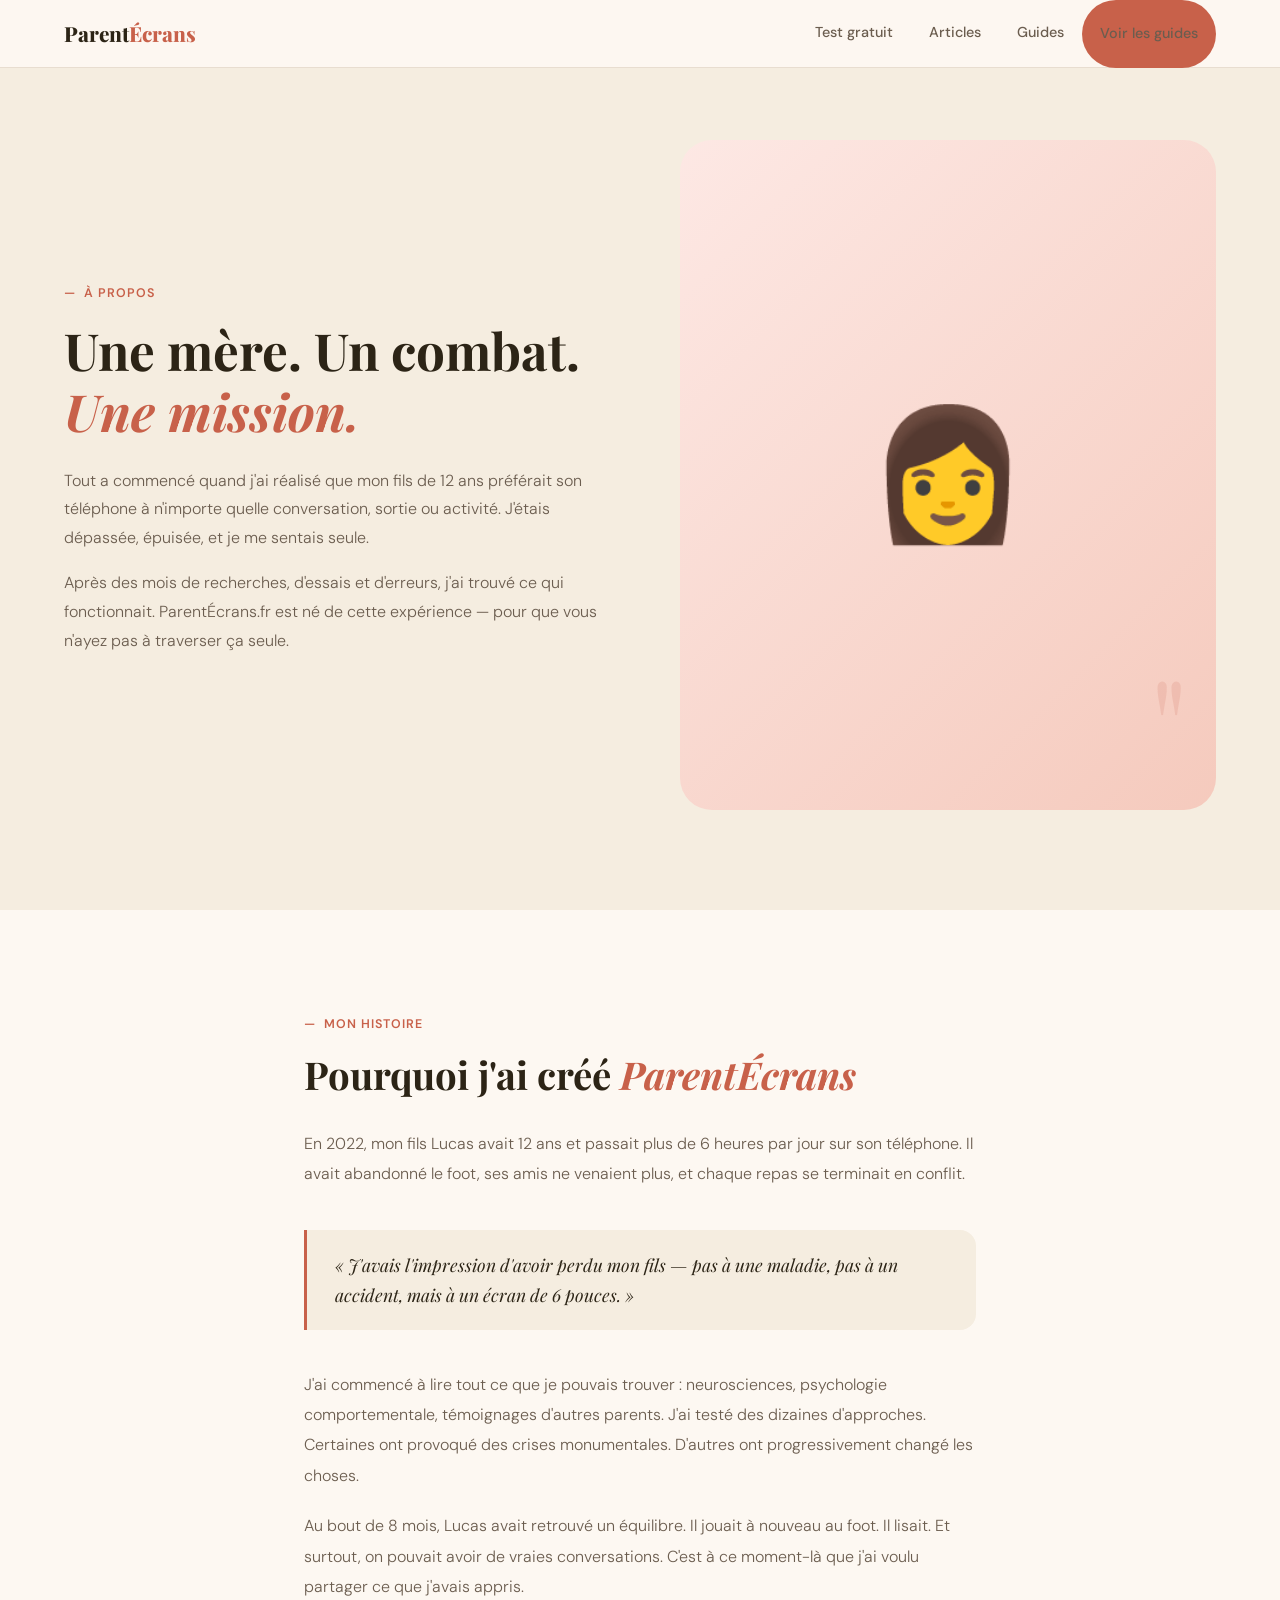
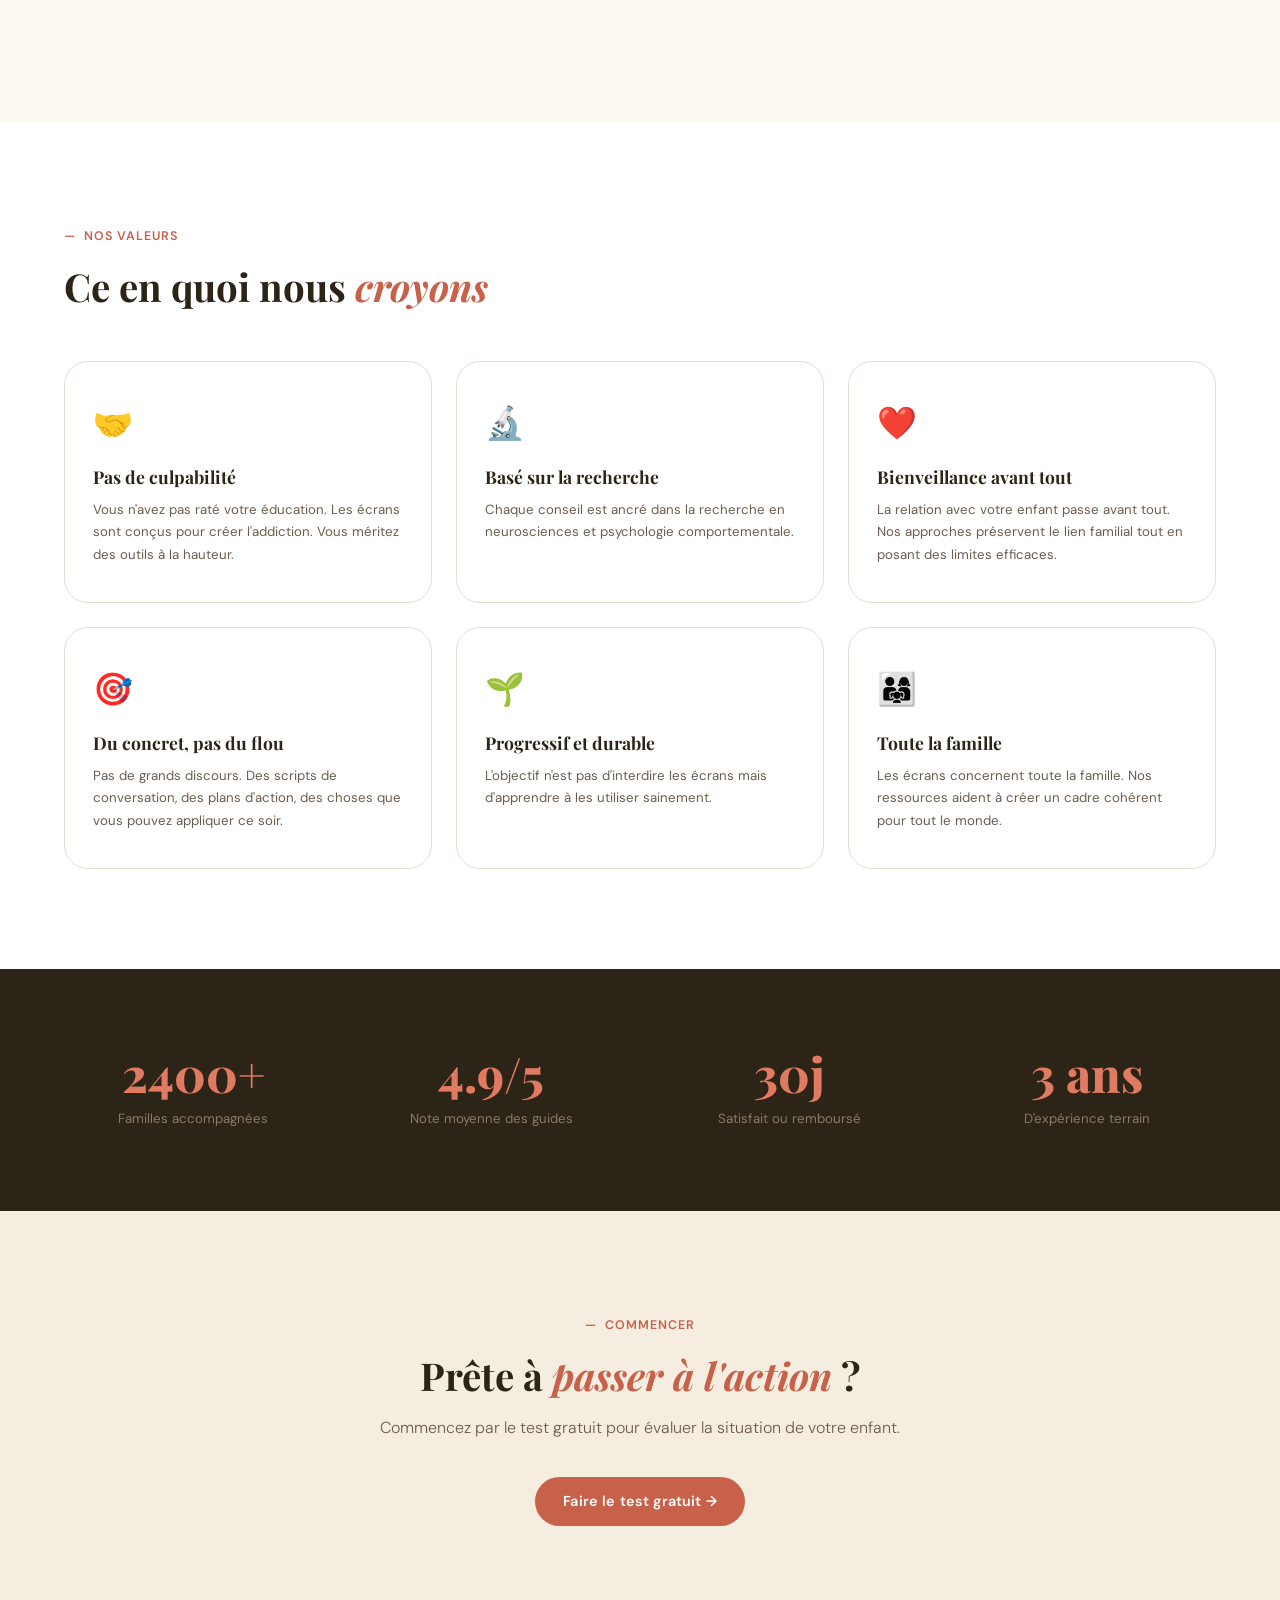
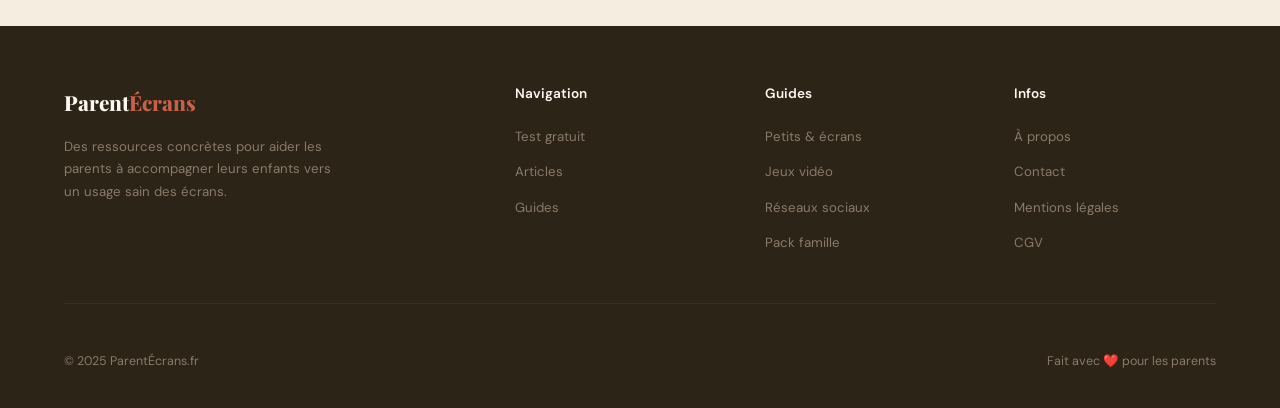
<file: parentecrans/pages/a-propos.html>
<!DOCTYPE html>
<html lang="fr">
<head>
  <meta charset="UTF-8">
  <meta name="viewport" content="width=device-width, initial-scale=1.0">
  <title>À propos – ParentÉcrans.fr</title>
  <link rel="stylesheet" href="../css/global.css">
  <link rel="stylesheet" href="../css/pages.css">
</head>
<body>

<nav class="nav">
  <a href="../index.html" class="nav__logo">Parent<span>Écrans</span></a>
  <ul class="nav__links">
    <li><a href="../index.html#quiz">Test gratuit</a></li>
    <li><a href="articles.html">Articles</a></li>
    <li><a href="boutique.html">Guides</a></li>
    <li><a href="boutique.html" class="nav__cta">Voir les guides</a></li>
  </ul>
  <button class="nav__burger"><span></span><span></span><span></span></button>
</nav>

<div class="about-hero">
  <div>
    <div class="section-label">À propos</div>
    <h1>Une mère. Un combat. <em>Une mission.</em></h1>
    <p>Tout a commencé quand j'ai réalisé que mon fils de 12 ans préférait son téléphone à n'importe quelle conversation, sortie ou activité. J'étais dépassée, épuisée, et je me sentais seule.</p>
    <p>Après des mois de recherches, d'essais et d'erreurs, j'ai trouvé ce qui fonctionnait. ParentÉcrans.fr est né de cette expérience — pour que vous n'ayez pas à traverser ça seule.</p>
  </div>
  <div class="about-portrait">👩</div>
</div>

<div class="story-section">
  <div class="section-label">Mon histoire</div>
  <h2>Pourquoi j'ai créé <em>ParentÉcrans</em></h2>
  <div class="story-text">
    <p>En 2022, mon fils Lucas avait 12 ans et passait plus de 6 heures par jour sur son téléphone. Il avait abandonné le foot, ses amis ne venaient plus, et chaque repas se terminait en conflit.</p>
    <div class="story-quote">
      « J'avais l'impression d'avoir perdu mon fils — pas à une maladie, pas à un accident, mais à un écran de 6 pouces. »
    </div>
    <p>J'ai commencé à lire tout ce que je pouvais trouver : neurosciences, psychologie comportementale, témoignages d'autres parents. J'ai testé des dizaines d'approches. Certaines ont provoqué des crises monumentales. D'autres ont progressivement changé les choses.</p>
    <p>Au bout de 8 mois, Lucas avait retrouvé un équilibre. Il jouait à nouveau au foot. Il lisait. Et surtout, on pouvait avoir de vraies conversations. C'est à ce moment-là que j'ai voulu partager ce que j'avais appris.</p>
  </div>
</div>

<div class="section section--white">
  <div class="section-label">Nos valeurs</div>
  <h2 style="margin-bottom:52px;">Ce en quoi nous <em>croyons</em></h2>
  <div class="values-grid">
    <div class="value-card"><div class="value-icon">🤝</div><h3>Pas de culpabilité</h3><p>Vous n'avez pas raté votre éducation. Les écrans sont conçus pour créer l'addiction. Vous méritez des outils à la hauteur.</p></div>
    <div class="value-card"><div class="value-icon">🔬</div><h3>Basé sur la recherche</h3><p>Chaque conseil est ancré dans la recherche en neurosciences et psychologie comportementale.</p></div>
    <div class="value-card"><div class="value-icon">❤️</div><h3>Bienveillance avant tout</h3><p>La relation avec votre enfant passe avant tout. Nos approches préservent le lien familial tout en posant des limites efficaces.</p></div>
    <div class="value-card"><div class="value-icon">🎯</div><h3>Du concret, pas du flou</h3><p>Pas de grands discours. Des scripts de conversation, des plans d'action, des choses que vous pouvez appliquer ce soir.</p></div>
    <div class="value-card"><div class="value-icon">🌱</div><h3>Progressif et durable</h3><p>L'objectif n'est pas d'interdire les écrans mais d'apprendre à les utiliser sainement.</p></div>
    <div class="value-card"><div class="value-icon">👨‍👩‍👧</div><h3>Toute la famille</h3><p>Les écrans concernent toute la famille. Nos ressources aident à créer un cadre cohérent pour tout le monde.</p></div>
  </div>
</div>

<div class="stats-band">
  <div><span class="stats-band__num">2400+</span><span class="stats-band__label">Familles accompagnées</span></div>
  <div><span class="stats-band__num">4.9/5</span><span class="stats-band__label">Note moyenne des guides</span></div>
  <div><span class="stats-band__num">30j</span><span class="stats-band__label">Satisfait ou remboursé</span></div>
  <div><span class="stats-band__num">3 ans</span><span class="stats-band__label">D'expérience terrain</span></div>
</div>

<div class="section section--warm" style="text-align:center;">
  <div class="section-label" style="justify-content:center;">Commencer</div>
  <h2>Prête à <em>passer à l'action</em> ?</h2>
  <p class="section-intro" style="margin:16px auto 36px;">Commencez par le test gratuit pour évaluer la situation de votre enfant.</p>
  <a href="../index.html#quiz" class="btn btn-primary">Faire le test gratuit →</a>
</div>

<footer class="footer">
  <div class="footer__top">
    <div class="footer__brand"><a href="../index.html" class="footer__logo">Parent<span>Écrans</span></a><p>Des ressources concrètes pour aider les parents à accompagner leurs enfants vers un usage sain des écrans.</p></div>
    <div class="footer__col"><h4>Navigation</h4><ul><li><a href="../index.html#quiz">Test gratuit</a></li><li><a href="articles.html">Articles</a></li><li><a href="boutique.html">Guides</a></li></ul></div>
    <div class="footer__col"><h4>Guides</h4><ul><li><a href="#">Petits & écrans</a></li><li><a href="#">Jeux vidéo</a></li><li><a href="#">Réseaux sociaux</a></li><li><a href="#">Pack famille</a></li></ul></div>
    <div class="footer__col"><h4>Infos</h4><ul><li><a href="a-propos.html">À propos</a></li><li><a href="contact.html">Contact</a></li><li><a href="#">Mentions légales</a></li><li><a href="#">CGV</a></li></ul></div>
  </div>
  <div class="footer__bottom"><span>© 2025 ParentÉcrans.fr</span><span>Fait avec ❤️ pour les parents</span></div>
</footer>

<script src="../js/main.js"></script>
</body>
</html>
</file>
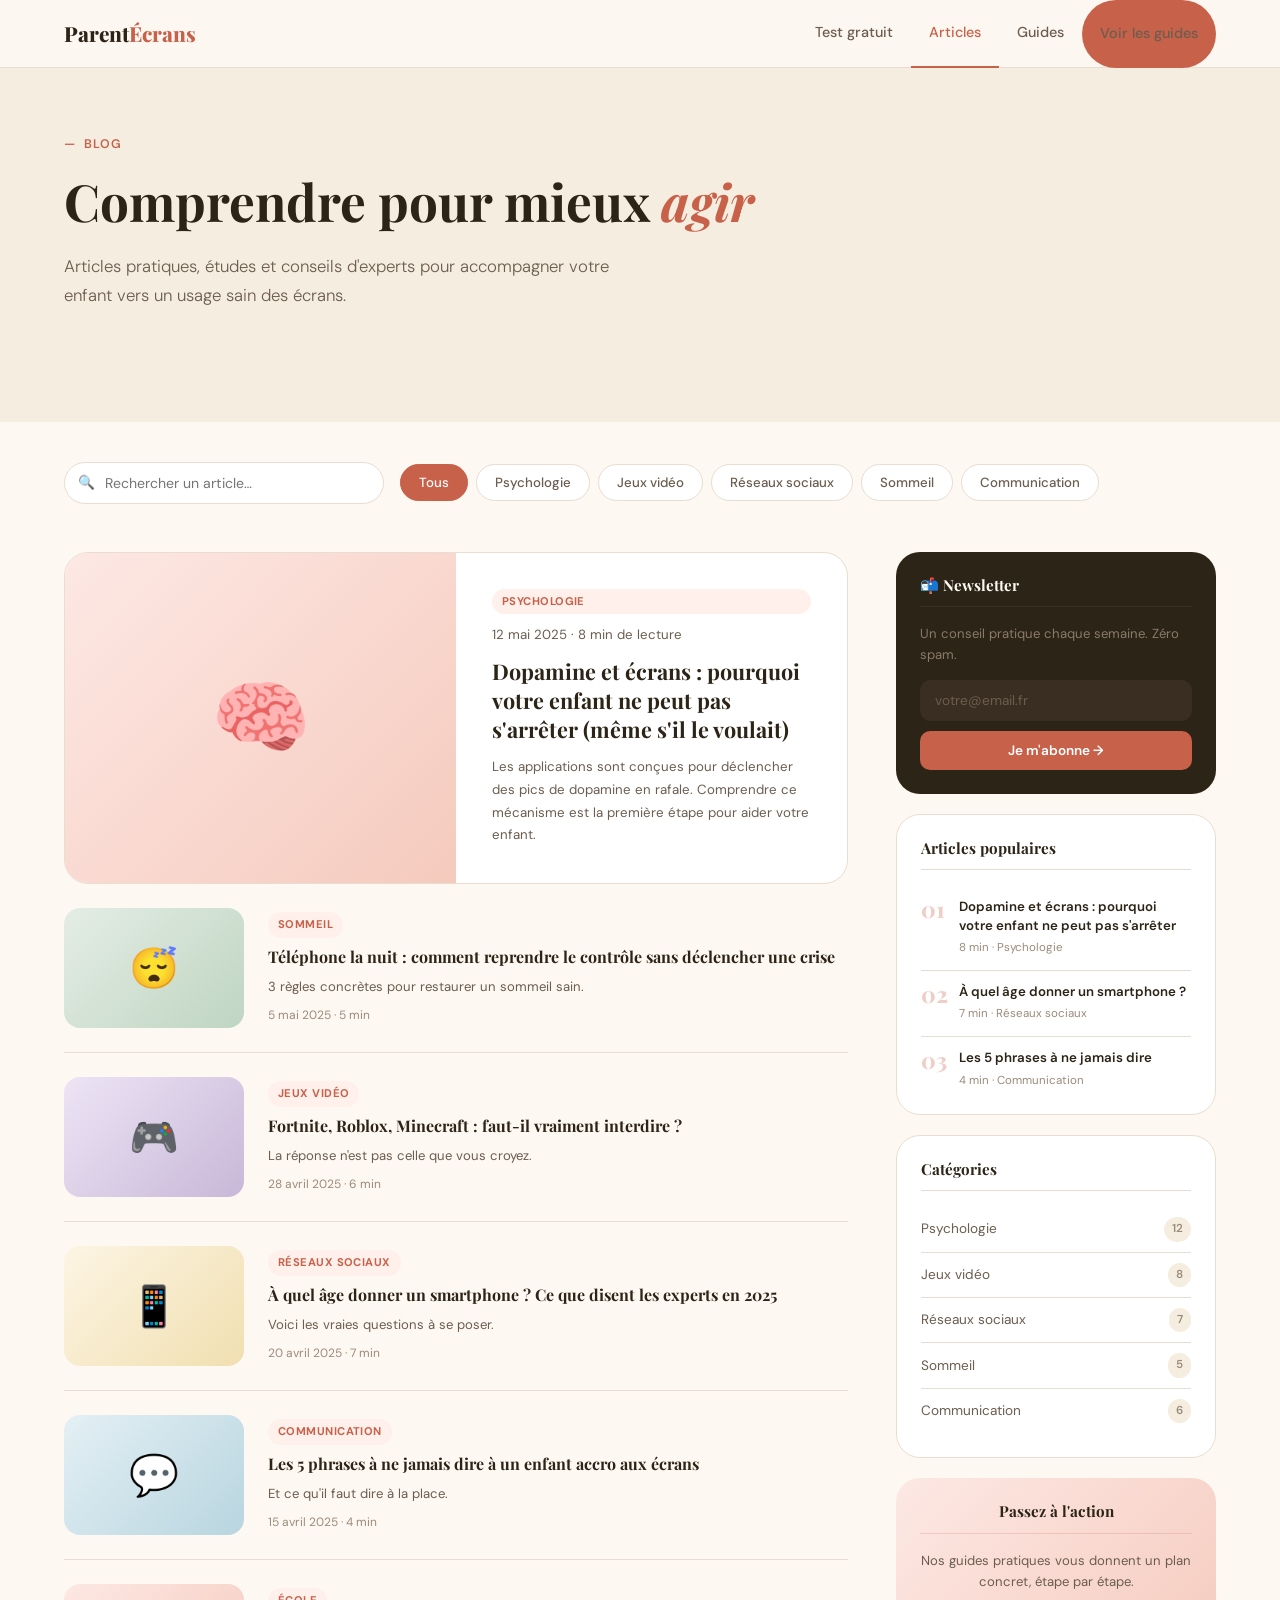
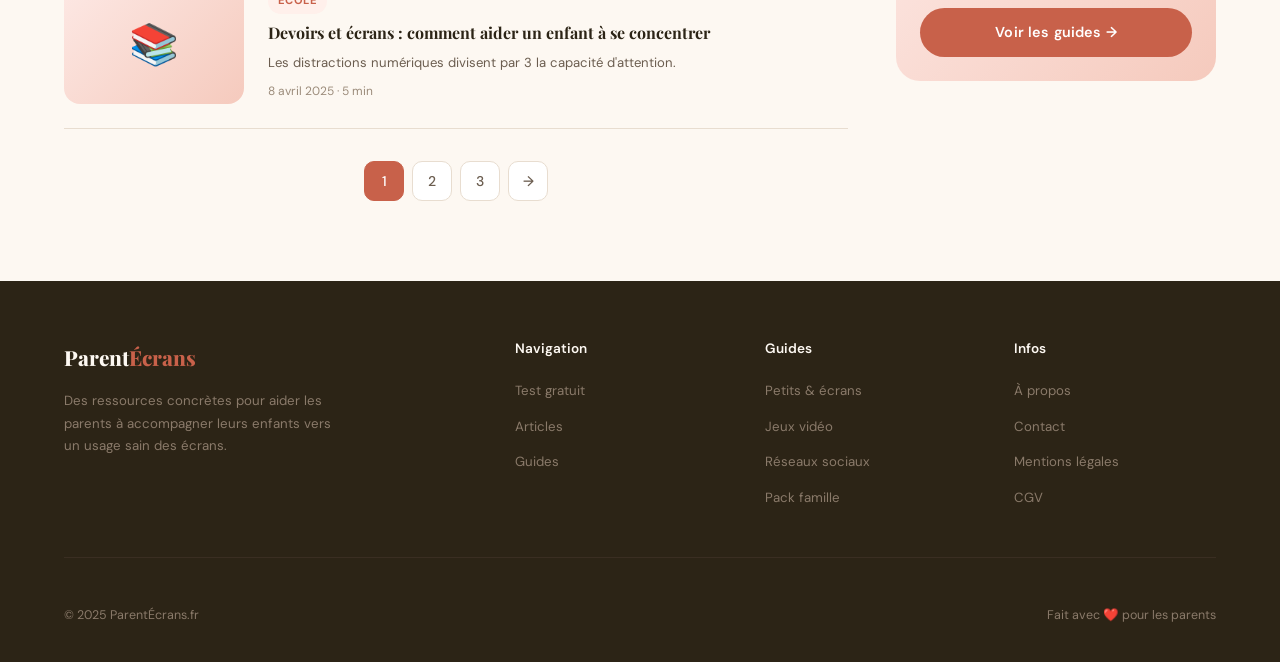
<file: parentecrans/pages/articles.html>
<!DOCTYPE html>
<html lang="fr">
<head>
  <meta charset="UTF-8">
  <meta name="viewport" content="width=device-width, initial-scale=1.0">
  <title>Articles – ParentÉcrans.fr</title>
  <link rel="stylesheet" href="../css/global.css">
  <link rel="stylesheet" href="../css/pages.css">
</head>
<body>

<nav class="nav">
  <a href="../index.html" class="nav__logo">Parent<span>Écrans</span></a>
  <ul class="nav__links">
    <li><a href="../index.html#quiz">Test gratuit</a></li>
    <li><a href="articles.html" class="active">Articles</a></li>
    <li><a href="boutique.html">Guides</a></li>
    <li><a href="boutique.html" class="nav__cta">Voir les guides</a></li>
  </ul>
  <button class="nav__burger"><span></span><span></span><span></span></button>
</nav>

<div class="page-hero">
  <div class="section-label">Blog</div>
  <h1>Comprendre pour mieux <em>agir</em></h1>
  <p>Articles pratiques, études et conseils d'experts pour accompagner votre enfant vers un usage sain des écrans.</p>
</div>

<div class="blog-controls">
  <div class="search-wrap">
    <input type="text" placeholder="Rechercher un article…">
  </div>
  <div class="cats">
    <button class="cat-btn cat-btn--active">Tous</button>
    <button class="cat-btn">Psychologie</button>
    <button class="cat-btn">Jeux vidéo</button>
    <button class="cat-btn">Réseaux sociaux</button>
    <button class="cat-btn">Sommeil</button>
    <button class="cat-btn">Communication</button>
  </div>
</div>

<div class="blog-layout">
  <div class="articles-list">

    <!-- Featured -->
    <a class="article-featured" href="#">
      <div class="article-featured__img">🧠</div>
      <div class="article-featured__body">
        <span class="tag" style="margin-bottom:10px;">Psychologie</span>
        <p class="article-featured__meta">12 mai 2025 · 8 min de lecture</p>
        <h3>Dopamine et écrans : pourquoi votre enfant ne peut pas s'arrêter (même s'il le voulait)</h3>
        <p>Les applications sont conçues pour déclencher des pics de dopamine en rafale. Comprendre ce mécanisme est la première étape pour aider votre enfant.</p>
      </div>
    </a>

    <!-- Articles ⚠️ WordPress : boucle WP_Query ici -->
    <a class="blog-article-card" href="#">
      <div class="blog-article-thumb" style="background:linear-gradient(135deg,#E4EDE5,#BFD5C2);">😴</div>
      <div>
        <span class="tag" style="margin-bottom:8px;">Sommeil</span>
        <h3>Téléphone la nuit : comment reprendre le contrôle sans déclencher une crise</h3>
        <p>3 règles concrètes pour restaurer un sommeil sain.</p>
        <div class="art-meta">5 mai 2025 · 5 min</div>
      </div>
    </a>
    <a class="blog-article-card" href="#">
      <div class="blog-article-thumb" style="background:linear-gradient(135deg,#EDE4F5,#C8B8D8);">🎮</div>
      <div>
        <span class="tag" style="margin-bottom:8px;">Jeux vidéo</span>
        <h3>Fortnite, Roblox, Minecraft : faut-il vraiment interdire ?</h3>
        <p>La réponse n'est pas celle que vous croyez.</p>
        <div class="art-meta">28 avril 2025 · 6 min</div>
      </div>
    </a>
    <a class="blog-article-card" href="#">
      <div class="blog-article-thumb" style="background:linear-gradient(135deg,#FDF5E4,#F0DFB0);">📱</div>
      <div>
        <span class="tag" style="margin-bottom:8px;">Réseaux sociaux</span>
        <h3>À quel âge donner un smartphone ? Ce que disent les experts en 2025</h3>
        <p>Voici les vraies questions à se poser.</p>
        <div class="art-meta">20 avril 2025 · 7 min</div>
      </div>
    </a>
    <a class="blog-article-card" href="#">
      <div class="blog-article-thumb" style="background:linear-gradient(135deg,#E4F0F5,#B8D5DF);">💬</div>
      <div>
        <span class="tag" style="margin-bottom:8px;">Communication</span>
        <h3>Les 5 phrases à ne jamais dire à un enfant accro aux écrans</h3>
        <p>Et ce qu'il faut dire à la place.</p>
        <div class="art-meta">15 avril 2025 · 4 min</div>
      </div>
    </a>
    <a class="blog-article-card" href="#">
      <div class="blog-article-thumb" style="background:linear-gradient(135deg,#FDE8E4,#F5CABD);">📚</div>
      <div>
        <span class="tag" style="margin-bottom:8px;">École</span>
        <h3>Devoirs et écrans : comment aider un enfant à se concentrer</h3>
        <p>Les distractions numériques divisent par 3 la capacité d'attention.</p>
        <div class="art-meta">8 avril 2025 · 5 min</div>
      </div>
    </a>

    <div class="pagination">
      <button class="page-btn page-btn--active">1</button>
      <button class="page-btn">2</button>
      <button class="page-btn">3</button>
      <button class="page-btn">→</button>
    </div>
  </div>

  <aside class="sidebar">
    <div class="sidebar-block sidebar-block--dark">
      <h3>📬 Newsletter</h3>
      <p>Un conseil pratique chaque semaine. Zéro spam.</p>
      <input class="sidebar__input" type="email" placeholder="votre@email.fr">
      <button class="sidebar__btn">Je m'abonne →</button>
    </div>
    <div class="sidebar-block">
      <h3>Articles populaires</h3>
      <a class="top-article" href="#"><span class="top-article__num">01</span><div><div class="top-article__title">Dopamine et écrans : pourquoi votre enfant ne peut pas s'arrêter</div><div class="top-article__meta">8 min · Psychologie</div></div></a>
      <a class="top-article" href="#"><span class="top-article__num">02</span><div><div class="top-article__title">À quel âge donner un smartphone ?</div><div class="top-article__meta">7 min · Réseaux sociaux</div></div></a>
      <a class="top-article" href="#"><span class="top-article__num">03</span><div><div class="top-article__title">Les 5 phrases à ne jamais dire</div><div class="top-article__meta">4 min · Communication</div></div></a>
    </div>
    <div class="sidebar-block">
      <h3>Catégories</h3>
      <!-- ⚠️ WordPress : wp_list_categories() -->
      <ul class="cat-list">
        <li>Psychologie <span class="cat-count">12</span></li>
        <li>Jeux vidéo <span class="cat-count">8</span></li>
        <li>Réseaux sociaux <span class="cat-count">7</span></li>
        <li>Sommeil <span class="cat-count">5</span></li>
        <li>Communication <span class="cat-count">6</span></li>
      </ul>
    </div>
    <div class="sidebar-block sidebar-block--warm">
      <h3>Passez à l'action</h3>
      <p>Nos guides pratiques vous donnent un plan concret, étape par étape.</p>
      <a href="boutique.html" class="btn btn-primary" style="width:100%;text-align:center;">Voir les guides →</a>
    </div>
  </aside>
</div>

<footer class="footer">
  <div class="footer__top">
    <div class="footer__brand"><a href="../index.html" class="footer__logo">Parent<span>Écrans</span></a><p>Des ressources concrètes pour aider les parents à accompagner leurs enfants vers un usage sain des écrans.</p></div>
    <div class="footer__col"><h4>Navigation</h4><ul><li><a href="../index.html#quiz">Test gratuit</a></li><li><a href="articles.html">Articles</a></li><li><a href="boutique.html">Guides</a></li></ul></div>
    <div class="footer__col"><h4>Guides</h4><ul><li><a href="#">Petits & écrans</a></li><li><a href="#">Jeux vidéo</a></li><li><a href="#">Réseaux sociaux</a></li><li><a href="#">Pack famille</a></li></ul></div>
    <div class="footer__col"><h4>Infos</h4><ul><li><a href="a-propos.html">À propos</a></li><li><a href="contact.html">Contact</a></li><li><a href="#">Mentions légales</a></li><li><a href="#">CGV</a></li></ul></div>
  </div>
  <div class="footer__bottom"><span>© 2025 ParentÉcrans.fr</span><span>Fait avec ❤️ pour les parents</span></div>
</footer>

<script src="../js/main.js"></script>
</body>
</html>
</file>
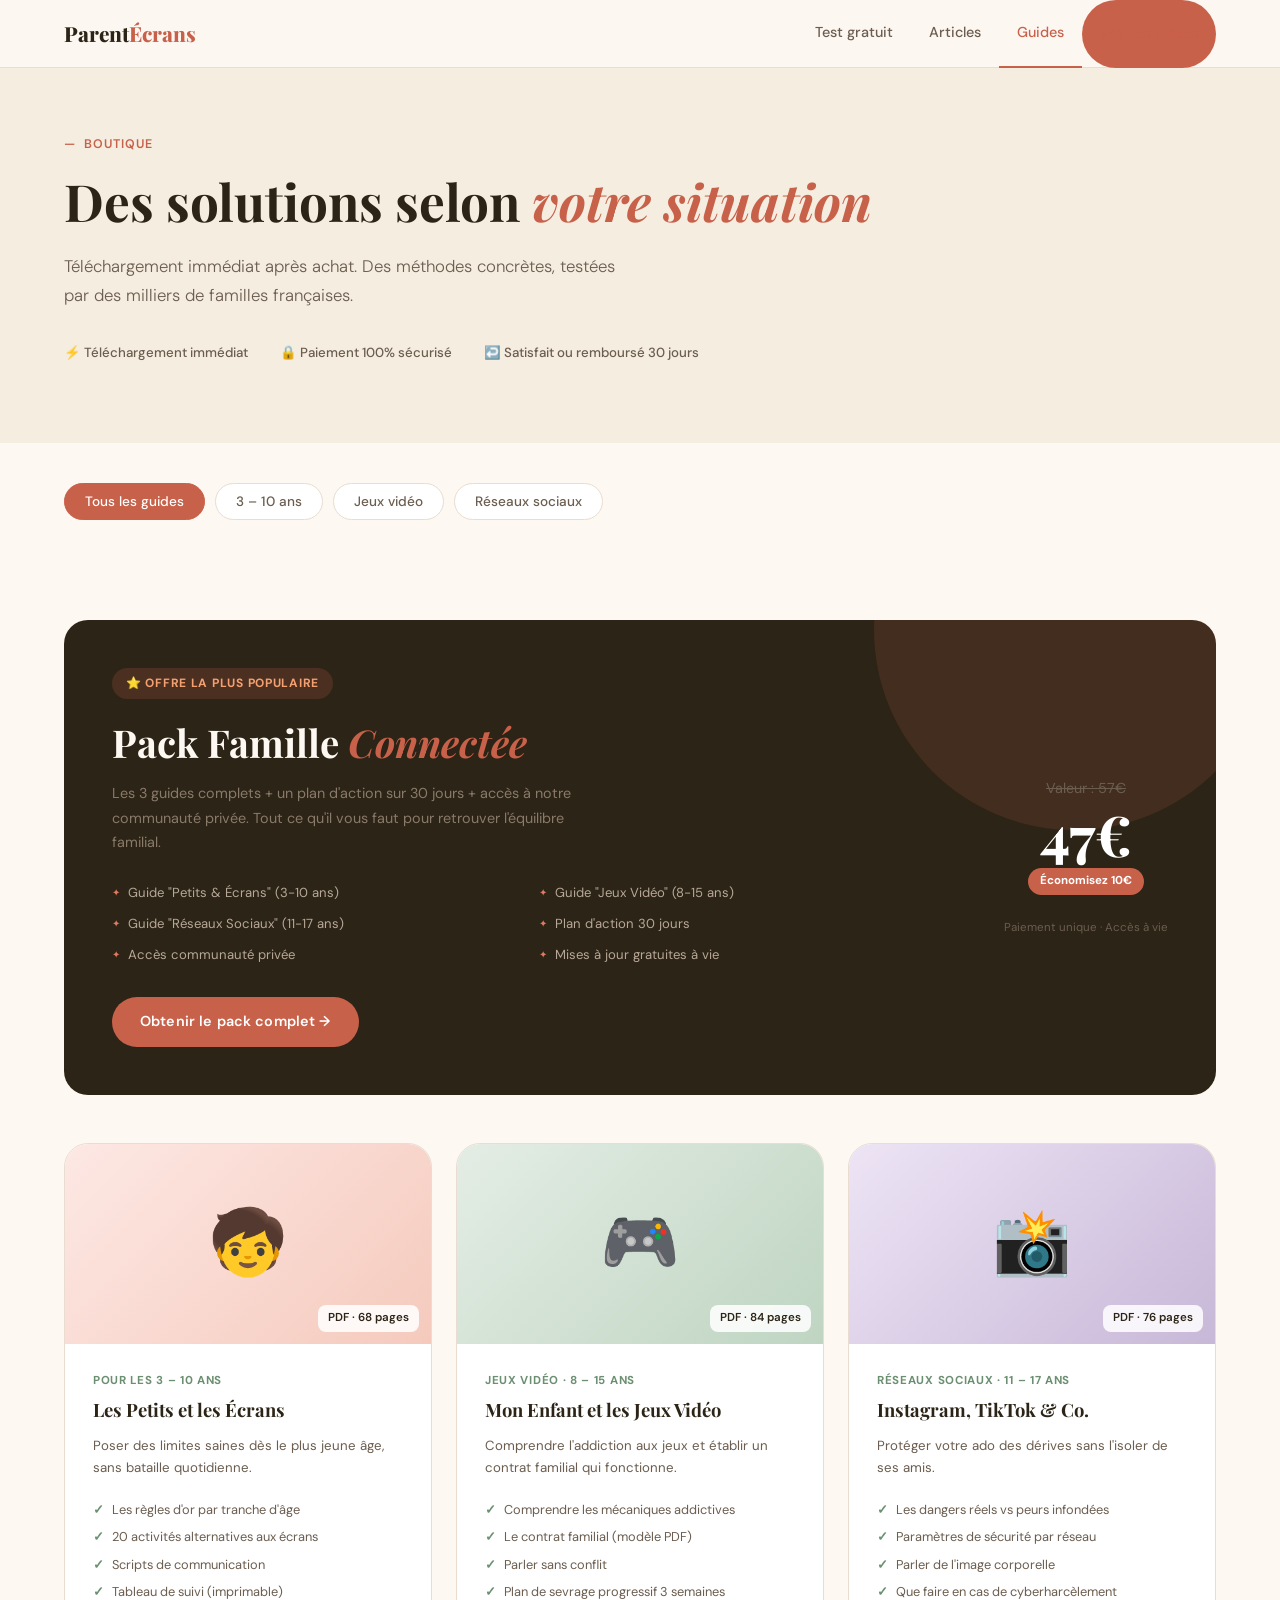
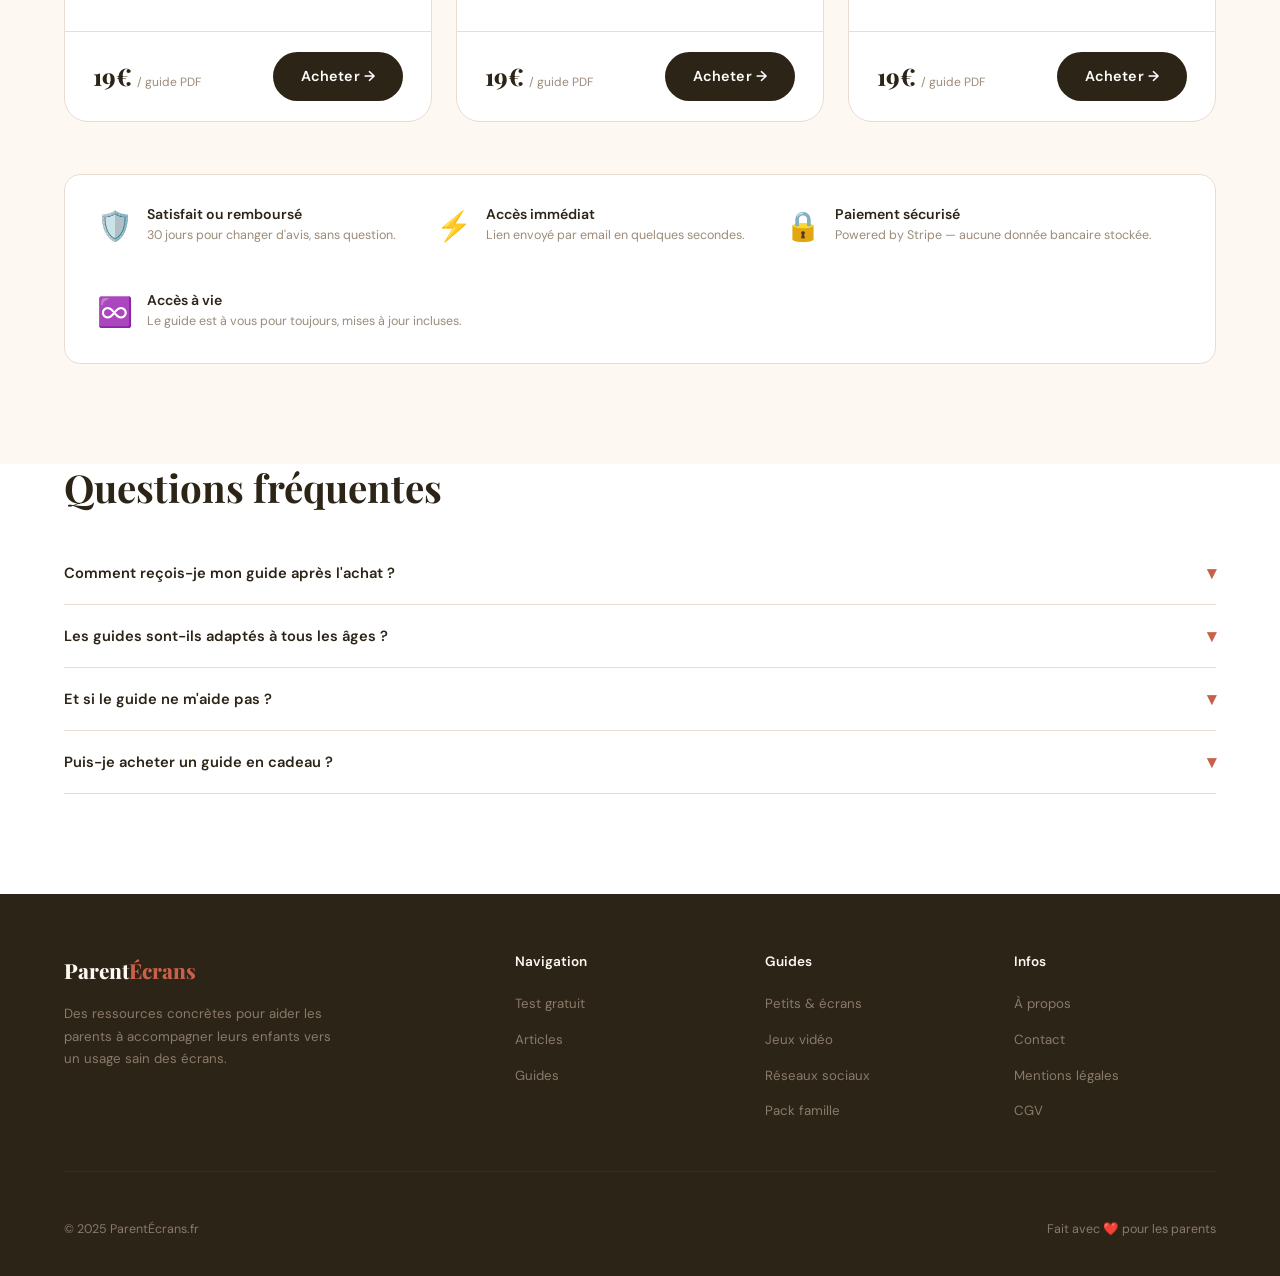
<file: parentecrans/pages/boutique.html>
<!DOCTYPE html>
<html lang="fr">
<head>
  <meta charset="UTF-8">
  <meta name="viewport" content="width=device-width, initial-scale=1.0">
  <title>Boutique – ParentÉcrans.fr</title>
  <link rel="stylesheet" href="../css/global.css">
  <link rel="stylesheet" href="../css/pages.css">
</head>
<body>

<nav class="nav">
  <a href="../index.html" class="nav__logo">Parent<span>Écrans</span></a>
  <ul class="nav__links">
    <li><a href="../index.html#quiz">Test gratuit</a></li>
    <li><a href="articles.html">Articles</a></li>
    <li><a href="boutique.html" class="active">Guides</a></li>
    <li><a href="boutique.html" class="nav__cta">Voir les guides</a></li>
  </ul>
  <button class="nav__burger"><span></span><span></span><span></span></button>
</nav>

<div class="page-hero">
  <div class="section-label">Boutique</div>
  <h1>Des solutions selon <em>votre situation</em></h1>
  <p>Téléchargement immédiat après achat. Des méthodes concrètes, testées par des milliers de familles françaises.</p>
  <div class="trust-bar">
    <span class="trust-item">⚡ Téléchargement immédiat</span>
    <span class="trust-item">🔒 Paiement 100% sécurisé</span>
    <span class="trust-item">↩️ Satisfait ou remboursé 30 jours</span>
  </div>
</div>

<div class="filters-bar">
  <button class="filter-btn filter-btn--active">Tous les guides</button>
  <button class="filter-btn">3 – 10 ans</button>
  <button class="filter-btn">Jeux vidéo</button>
  <button class="filter-btn">Réseaux sociaux</button>
</div>

<div class="section">

  <!-- BUNDLE -->
  <div class="bundle-card">
    <div>
      <div class="bundle-badge">⭐ Offre la plus populaire</div>
      <h2>Pack Famille <em>Connectée</em></h2>
      <p>Les 3 guides complets + un plan d'action sur 30 jours + accès à notre communauté privée. Tout ce qu'il vous faut pour retrouver l'équilibre familial.</p>
      <ul class="bundle-includes">
        <li>Guide "Petits & Écrans" (3-10 ans)</li>
        <li>Guide "Jeux Vidéo" (8-15 ans)</li>
        <li>Guide "Réseaux Sociaux" (11-17 ans)</li>
        <li>Plan d'action 30 jours</li>
        <li>Accès communauté privée</li>
        <li>Mises à jour gratuites à vie</li>
      </ul>
      <a href="VOTRE_LIEN_STRIPE_BUNDLE" class="btn btn-primary">Obtenir le pack complet →</a>
    </div>
    <div class="bundle-price-wrap">
      <div class="bundle-price-old">Valeur : 57€</div>
      <div class="bundle-price-num">47€</div>
      <div class="bundle-price-save">Économisez 10€</div>
      <div style="font-size:.72rem;color:#6B5D4F;">Paiement unique · Accès à vie</div>
    </div>
  </div>

  <!-- GRILLE 3 GUIDES -->
  <div class="shop-grid">
    <div class="shop-guide-card">
      <div class="shop-guide-cover shop-guide-cover--1">
        🧒<span class="shop-guide-pages">PDF · 68 pages</span>
      </div>
      <div class="shop-guide-body">
        <div class="shop-guide-age">Pour les 3 – 10 ans</div>
        <h2>Les Petits et les Écrans</h2>
        <p>Poser des limites saines dès le plus jeune âge, sans bataille quotidienne.</p>
        <ul class="shop-guide-includes">
          <li>Les règles d'or par tranche d'âge</li>
          <li>20 activités alternatives aux écrans</li>
          <li>Scripts de communication</li>
          <li>Tableau de suivi (imprimable)</li>
        </ul>
      </div>
      <div class="shop-guide-footer">
        <span class="price-new">19€ <small>/ guide PDF</small></span>
        <a href="VOTRE_LIEN_STRIPE_GUIDE1" class="btn btn-dark">Acheter →</a>
      </div>
    </div>
    <div class="shop-guide-card">
      <div class="shop-guide-cover shop-guide-cover--2">
        🎮<span class="shop-guide-pages">PDF · 84 pages</span>
      </div>
      <div class="shop-guide-body">
        <div class="shop-guide-age">Jeux vidéo · 8 – 15 ans</div>
        <h2>Mon Enfant et les Jeux Vidéo</h2>
        <p>Comprendre l'addiction aux jeux et établir un contrat familial qui fonctionne.</p>
        <ul class="shop-guide-includes">
          <li>Comprendre les mécaniques addictives</li>
          <li>Le contrat familial (modèle PDF)</li>
          <li>Parler sans conflit</li>
          <li>Plan de sevrage progressif 3 semaines</li>
        </ul>
      </div>
      <div class="shop-guide-footer">
        <span class="price-new">19€ <small>/ guide PDF</small></span>
        <a href="VOTRE_LIEN_STRIPE_GUIDE2" class="btn btn-dark">Acheter →</a>
      </div>
    </div>
    <div class="shop-guide-card">
      <div class="shop-guide-cover" style="background:linear-gradient(135deg,#EDE4F5,#C8B8D8);height:200px;display:flex;align-items:center;justify-content:center;font-size:4rem;position:relative;">
        📸<span class="shop-guide-pages">PDF · 76 pages</span>
      </div>
      <div class="shop-guide-body">
        <div class="shop-guide-age">Réseaux sociaux · 11 – 17 ans</div>
        <h2>Instagram, TikTok & Co.</h2>
        <p>Protéger votre ado des dérives sans l'isoler de ses amis.</p>
        <ul class="shop-guide-includes">
          <li>Les dangers réels vs peurs infondées</li>
          <li>Paramètres de sécurité par réseau</li>
          <li>Parler de l'image corporelle</li>
          <li>Que faire en cas de cyberharcèlement</li>
        </ul>
      </div>
      <div class="shop-guide-footer">
        <span class="price-new">19€ <small>/ guide PDF</small></span>
        <a href="VOTRE_LIEN_STRIPE_GUIDE3" class="btn btn-dark">Acheter →</a>
      </div>
    </div>
  </div>

  <!-- GARANTIES -->
  <div class="guarantee-bar">
    <div class="guarantee-item"><div class="guarantee-icon">🛡️</div><div><h4>Satisfait ou remboursé</h4><p>30 jours pour changer d'avis, sans question.</p></div></div>
    <div class="guarantee-item"><div class="guarantee-icon">⚡</div><div><h4>Accès immédiat</h4><p>Lien envoyé par email en quelques secondes.</p></div></div>
    <div class="guarantee-item"><div class="guarantee-icon">🔒</div><div><h4>Paiement sécurisé</h4><p>Powered by Stripe — aucune donnée bancaire stockée.</p></div></div>
    <div class="guarantee-item"><div class="guarantee-icon">♾️</div><div><h4>Accès à vie</h4><p>Le guide est à vous pour toujours, mises à jour incluses.</p></div></div>
  </div>

</div>

<!-- FAQ -->
<div class="section section--white" id="faq" style="padding-top:0;">
  <h2 style="margin-bottom:32px;">Questions fréquentes</h2>
  <div class="faq-item">
    <button class="faq-question">Comment reçois-je mon guide après l'achat ? <span class="faq-arrow">▾</span></button>
    <div class="faq-answer">Immédiatement après le paiement, vous recevez un email avec un lien de téléchargement sécurisé. Le guide est au format PDF, lisible sur téléphone, tablette ou ordinateur.</div>
  </div>
  <div class="faq-item">
    <button class="faq-question">Les guides sont-ils adaptés à tous les âges ? <span class="faq-arrow">▾</span></button>
    <div class="faq-answer">Chaque guide cible une tranche d'âge et un type d'usage spécifique. En cas de doute, le Pack Famille couvre toutes les situations.</div>
  </div>
  <div class="faq-item">
    <button class="faq-question">Et si le guide ne m'aide pas ? <span class="faq-arrow">▾</span></button>
    <div class="faq-answer">Vous avez 30 jours pour demander un remboursement complet, sans justification. Un email à contact@parentecrans.fr suffit.</div>
  </div>
  <div class="faq-item">
    <button class="faq-question">Puis-je acheter un guide en cadeau ? <span class="faq-arrow">▾</span></button>
    <div class="faq-answer">Oui, il suffit d'entrer l'adresse email de la personne lors du paiement, et le lien lui sera envoyé directement.</div>
  </div>
</div>

<footer class="footer">
  <div class="footer__top">
    <div class="footer__brand">
      <a href="../index.html" class="footer__logo">Parent<span>Écrans</span></a>
      <p>Des ressources concrètes pour aider les parents à accompagner leurs enfants vers un usage sain des écrans.</p>
    </div>
    <div class="footer__col"><h4>Navigation</h4><ul><li><a href="../index.html#quiz">Test gratuit</a></li><li><a href="articles.html">Articles</a></li><li><a href="boutique.html">Guides</a></li></ul></div>
    <div class="footer__col"><h4>Guides</h4><ul><li><a href="#">Petits & écrans</a></li><li><a href="#">Jeux vidéo</a></li><li><a href="#">Réseaux sociaux</a></li><li><a href="#">Pack famille</a></li></ul></div>
    <div class="footer__col"><h4>Infos</h4><ul><li><a href="a-propos.html">À propos</a></li><li><a href="contact.html">Contact</a></li><li><a href="#">Mentions légales</a></li><li><a href="#">CGV</a></li></ul></div>
  </div>
  <div class="footer__bottom"><span>© 2025 ParentÉcrans.fr</span><span>Fait avec ❤️ pour les parents</span></div>
</footer>

<script src="../js/main.js"></script>
</body>
</html>
</file>
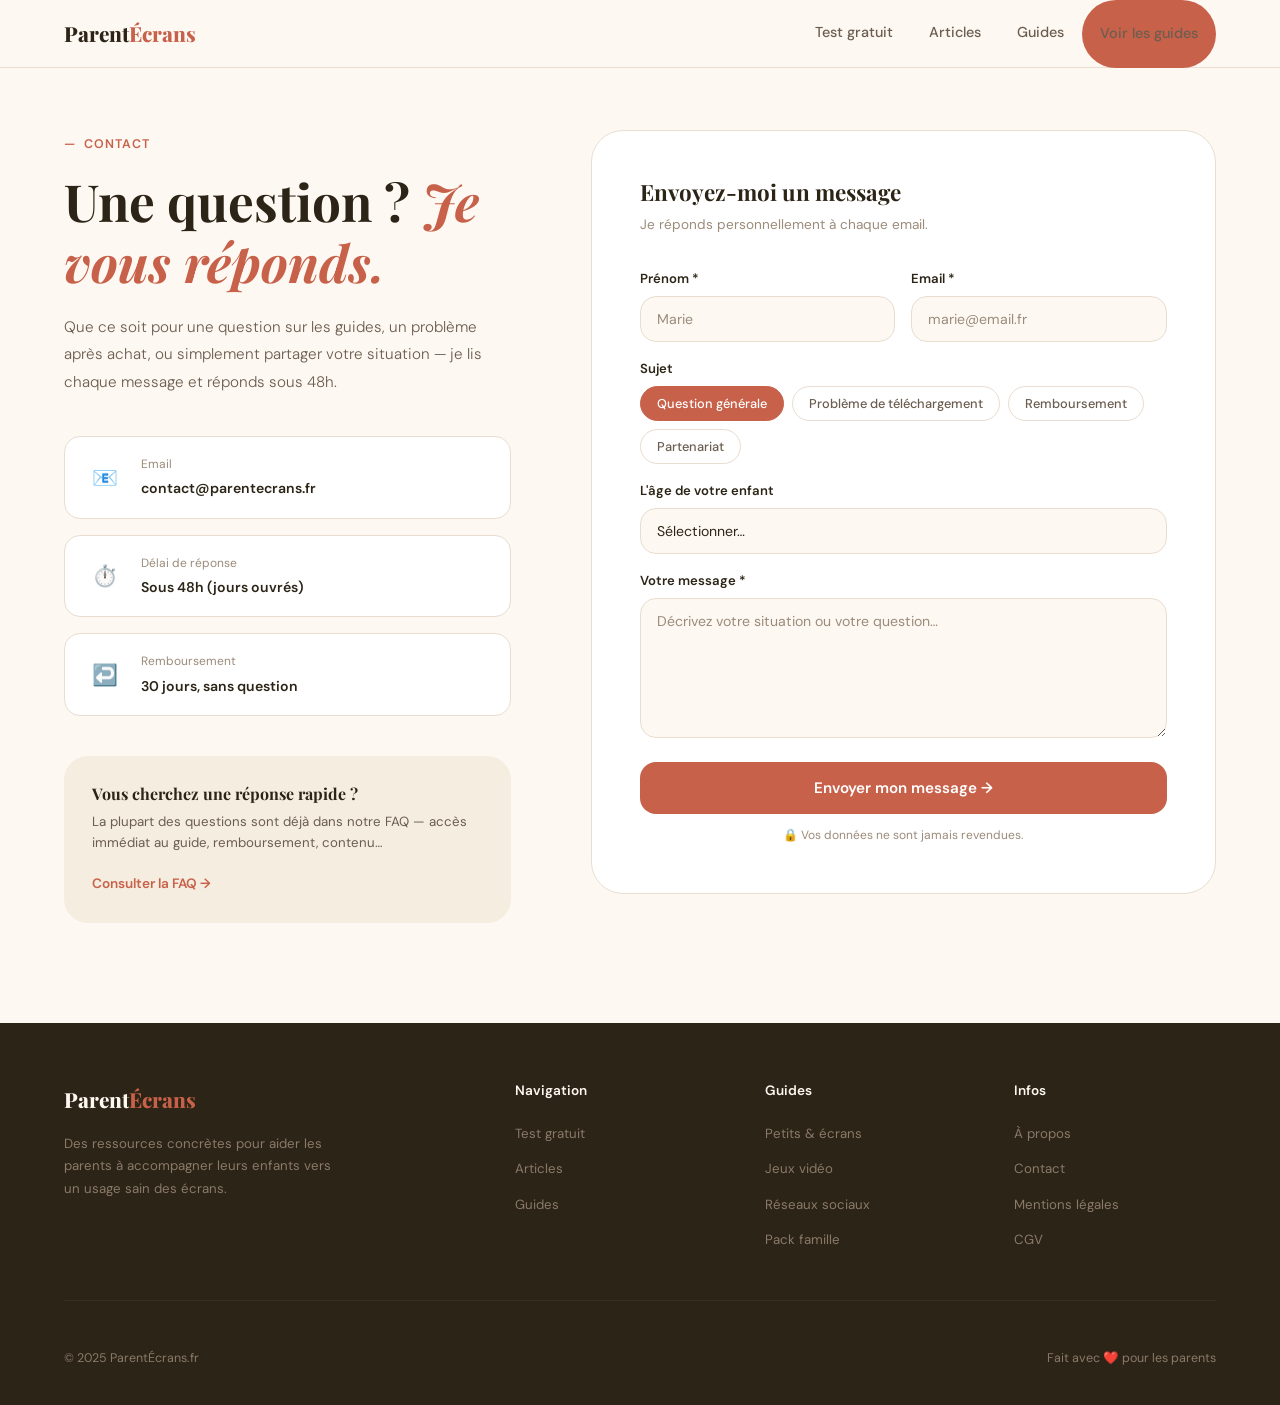
<file: parentecrans/pages/contact.html>
<!DOCTYPE html>
<html lang="fr">
<head>
  <meta charset="UTF-8">
  <meta name="viewport" content="width=device-width, initial-scale=1.0">
  <title>Contact – ParentÉcrans.fr</title>
  <link rel="stylesheet" href="../css/global.css">
  <link rel="stylesheet" href="../css/pages.css">
</head>
<body>

<nav class="nav">
  <a href="../index.html" class="nav__logo">Parent<span>Écrans</span></a>
  <ul class="nav__links">
    <li><a href="../index.html#quiz">Test gratuit</a></li>
    <li><a href="articles.html">Articles</a></li>
    <li><a href="boutique.html">Guides</a></li>
    <li><a href="boutique.html" class="nav__cta">Voir les guides</a></li>
  </ul>
  <button class="nav__burger"><span></span><span></span><span></span></button>
</nav>

<div class="contact-layout">

  <div class="contact-left">
    <div class="section-label">Contact</div>
    <h1>Une question ? <em>Je vous réponds.</em></h1>
    <p>Que ce soit pour une question sur les guides, un problème après achat, ou simplement partager votre situation — je lis chaque message et réponds sous 48h.</p>

    <div class="contact-infos">
      <div class="contact-info-item">
        <div class="info-icon">📧</div>
        <div><div class="info-label">Email</div><div class="info-value"><a href="mailto:contact@parentecrans.fr">contact@parentecrans.fr</a></div></div>
      </div>
      <div class="contact-info-item">
        <div class="info-icon">⏱️</div>
        <div><div class="info-label">Délai de réponse</div><div class="info-value">Sous 48h (jours ouvrés)</div></div>
      </div>
      <div class="contact-info-item">
        <div class="info-icon">↩️</div>
        <div><div class="info-label">Remboursement</div><div class="info-value">30 jours, sans question</div></div>
      </div>
    </div>

    <div class="faq-teaser">
      <h3>Vous cherchez une réponse rapide ?</h3>
      <p>La plupart des questions sont déjà dans notre FAQ — accès immédiat au guide, remboursement, contenu…</p>
      <a href="boutique.html#faq">Consulter la FAQ →</a>
    </div>
  </div>

  <div class="contact-form">
    <h2>Envoyez-moi un message</h2>
    <p>Je réponds personnellement à chaque email.</p>

    <div id="contact-form-inner">
      <div class="form-row">
        <div class="form-group">
          <label>Prénom *</label>
          <input type="text" placeholder="Marie">
        </div>
        <div class="form-group">
          <label>Email *</label>
          <input type="email" id="contact-email" placeholder="marie@email.fr">
        </div>
      </div>

      <div class="form-group">
        <label>Sujet</label>
        <div class="subject-chips">
          <button class="chip chip--active" type="button">Question générale</button>
          <button class="chip" type="button">Problème de téléchargement</button>
          <button class="chip" type="button">Remboursement</button>
          <button class="chip" type="button">Partenariat</button>
        </div>
      </div>

      <div class="form-group" style="margin-top:16px;">
        <label>L'âge de votre enfant</label>
        <select>
          <option value="" disabled selected>Sélectionner…</option>
          <option>Moins de 6 ans</option>
          <option>6 à 10 ans</option>
          <option>11 à 14 ans</option>
          <option>15 ans et plus</option>
          <option>Plusieurs enfants</option>
        </select>
      </div>

      <div class="form-group">
        <label>Votre message *</label>
        <textarea placeholder="Décrivez votre situation ou votre question…"></textarea>
      </div>

      <button class="btn-submit-form" onclick="submitContactForm()">Envoyer mon message →</button>
      <p class="form-note">🔒 Vos données ne sont jamais revendues.</p>
    </div>

    <div class="form-success" id="contact-success">
      <div class="form-success__icon">✉️</div>
      <h3>Message envoyé !</h3>
      <p>Merci de m'avoir écrit. Je vous réponds personnellement sous 48h (jours ouvrés).</p>
    </div>
  </div>

</div>

<footer class="footer">
  <div class="footer__top">
    <div class="footer__brand"><a href="../index.html" class="footer__logo">Parent<span>Écrans</span></a><p>Des ressources concrètes pour aider les parents à accompagner leurs enfants vers un usage sain des écrans.</p></div>
    <div class="footer__col"><h4>Navigation</h4><ul><li><a href="../index.html#quiz">Test gratuit</a></li><li><a href="articles.html">Articles</a></li><li><a href="boutique.html">Guides</a></li></ul></div>
    <div class="footer__col"><h4>Guides</h4><ul><li><a href="#">Petits & écrans</a></li><li><a href="#">Jeux vidéo</a></li><li><a href="#">Réseaux sociaux</a></li><li><a href="#">Pack famille</a></li></ul></div>
    <div class="footer__col"><h4>Infos</h4><ul><li><a href="a-propos.html">À propos</a></li><li><a href="contact.html">Contact</a></li><li><a href="#">Mentions légales</a></li><li><a href="#">CGV</a></li></ul></div>
  </div>
  <div class="footer__bottom"><span>© 2025 ParentÉcrans.fr</span><span>Fait avec ❤️ pour les parents</span></div>
</footer>

<script src="../js/main.js"></script>
</body>
</html>
</file>
<file: parentecrans/css/global.css>
/* ============================================================
   GLOBAL.CSS — ParentEcrans.fr
   Variables, reset, typographie, nav, footer, utilitaires
   ============================================================ */

@import url('https://fonts.googleapis.com/css2?family=Playfair+Display:ital,wght@0,600;0,800;1,600&family=DM+Sans:wght@300;400;500;600&display=swap');

/* ── VARIABLES ── */
:root {
  --cream:            #FDF8F2;
  --warm:             #F5EDE0;
  --terracotta:       #C8614A;
  --terracotta-light: #E07B62;
  --sage:             #6B8F71;
  --sage-light:       #8FAF95;
  --dark:             #2C2416;
  --mid:              #6B5D4F;
  --light-text:       #9B8B7A;
  --border:           #E8DDD0;

  --font-display: 'Playfair Display', serif;
  --font-body:    'DM Sans', sans-serif;

  --radius-sm:  8px;
  --radius-md:  16px;
  --radius-lg:  24px;
  --radius-xl:  32px;
  --radius-pill: 100px;

  --shadow-sm:  0 4px 12px rgba(44,36,22,.06);
  --shadow-md:  0 12px 32px rgba(44,36,22,.10);
  --shadow-lg:  0 24px 60px rgba(44,36,22,.14);

  --transition: 0.2s ease;
}

/* ── RESET ── */
*, *::before, *::after { margin: 0; padding: 0; box-sizing: border-box; }

html { scroll-behavior: smooth; }

body {
  font-family: var(--font-body);
  background: var(--cream);
  color: var(--dark);
  line-height: 1.6;
  overflow-x: hidden;
}

img { display: block; max-width: 100%; }
a { text-decoration: none; color: inherit; }
button { cursor: pointer; font-family: var(--font-body); }
ul, ol { list-style: none; }

/* ── TYPOGRAPHIE ── */
h1, h2, h3, h4 {
  font-family: var(--font-display);
  line-height: 1.2;
  color: var(--dark);
}

h1 { font-size: clamp(2.2rem, 4vw, 3.4rem); }
h2 { font-size: clamp(1.8rem, 3vw, 2.6rem); }
h3 { font-size: clamp(1rem, 2vw, 1.2rem); }

em { color: var(--terracotta); font-style: italic; }

/* ── UTILITAIRES ── */
.section-label {
  display: inline-flex;
  align-items: center;
  gap: 8px;
  color: var(--terracotta);
  font-size: 0.78rem;
  font-weight: 600;
  letter-spacing: 0.08em;
  text-transform: uppercase;
  margin-bottom: 16px;
}
.section-label::before { content: "—"; }

.section-intro {
  font-size: 1rem;
  color: var(--mid);
  line-height: 1.7;
  max-width: 560px;
  font-weight: 300;
}

.tag {
  display: inline-block;
  background: #FFF0EB;
  color: var(--terracotta);
  font-size: 0.7rem;
  font-weight: 700;
  padding: 4px 10px;
  border-radius: var(--radius-pill);
  letter-spacing: 0.04em;
  text-transform: uppercase;
}

/* ── BOUTONS ── */
.btn {
  display: inline-block;
  padding: 13px 28px;
  border-radius: var(--radius-pill);
  font-size: 0.9rem;
  font-weight: 600;
  border: none;
  transition: background var(--transition), transform var(--transition), box-shadow var(--transition);
  letter-spacing: 0.01em;
}
.btn:hover { transform: translateY(-2px); }

.btn-primary {
  background: var(--terracotta);
  color: white;
}
.btn-primary:hover {
  background: var(--terracotta-light);
  box-shadow: 0 8px 24px rgba(200,97,74,.35);
}

.btn-dark {
  background: var(--dark);
  color: white;
}
.btn-dark:hover { background: var(--terracotta); }

.btn-outline {
  background: transparent;
  color: white;
  border: 2px solid rgba(255,255,255,.4);
}
.btn-outline:hover { border-color: white; }

.btn-white {
  background: white;
  color: var(--terracotta);
}
.btn-white:hover {
  transform: translateY(-2px);
  box-shadow: 0 12px 32px rgba(0,0,0,.2);
}

/* ── NAV ── */
.nav {
  position: fixed;
  top: 0;
  width: 100%;
  z-index: 100;
  background: rgba(253,248,242,.92);
  backdrop-filter: blur(12px);
  border-bottom: 1px solid var(--border);
  padding: 0 5%;
  display: flex;
  align-items: center;
  justify-content: space-between;
  height: 68px;
  transition: box-shadow var(--transition);
}
.nav.scrolled { box-shadow: var(--shadow-sm); }

.nav__logo {
  font-family: var(--font-display);
  font-size: 1.3rem;
  font-weight: 800;
  color: var(--dark);
}
.nav__logo span { color: var(--terracotta); }

.nav__links {
  display: flex;
  gap: 0;
  align-items: center;
  height: 68px;
}
.nav__links li { height: 100%; display: flex; align-items: center; }

.nav__links a {
  color: var(--mid);
  font-size: 0.9rem;
  font-weight: 500;
  padding: 0 18px;
  height: 100%;
  display: flex;
  align-items: center;
  border-bottom: 2px solid transparent;
  transition: color var(--transition), border-color var(--transition);
}
.nav__links a:hover,
.nav__links a.active {
  color: var(--terracotta);
  border-bottom-color: var(--terracotta);
}

.nav__cta {
  background: var(--terracotta);
  color: white;
  padding: 10px 22px;
  border-radius: var(--radius-pill);
  font-size: 0.88rem;
  font-weight: 600;
  margin-left: 16px;
  transition: background var(--transition);
  border-bottom: none !important;
}
.nav__cta:hover { background: var(--terracotta-light) !important; color: white !important; }

.nav__burger {
  display: none;
  flex-direction: column;
  gap: 5px;
  background: none;
  border: none;
  padding: 4px;
}
.nav__burger span {
  display: block;
  width: 24px;
  height: 2px;
  background: var(--dark);
  transition: all var(--transition);
}

/* ── FOOTER ── */
.footer {
  background: var(--dark);
  color: #8A7A6A;
  padding: 60px 5% 36px;
}
.footer__top {
  display: grid;
  grid-template-columns: 2fr 1fr 1fr 1fr;
  gap: 48px;
  margin-bottom: 48px;
  padding-bottom: 48px;
  border-bottom: 1px solid #3A2E22;
}
.footer__brand p {
  font-size: 0.83rem;
  line-height: 1.7;
  max-width: 280px;
  margin-top: 16px;
}
.footer__logo {
  font-family: var(--font-display);
  font-size: 1.3rem;
  font-weight: 800;
  color: var(--cream);
}
.footer__logo span { color: var(--terracotta); }

.footer__col h4 {
  color: var(--cream);
  font-size: 0.85rem;
  font-weight: 600;
  font-family: var(--font-body);
  margin-bottom: 20px;
}
.footer__col ul {
  display: flex;
  flex-direction: column;
  gap: 10px;
}
.footer__col a {
  color: #8A7A6A;
  font-size: 0.83rem;
  transition: color var(--transition);
}
.footer__col a:hover { color: var(--cream); }

.footer__bottom {
  display: flex;
  justify-content: space-between;
  align-items: center;
  font-size: 0.78rem;
}

/* ── SECTIONS COMMUNES ── */
.section { padding: 100px 5%; }
.section--warm { background: var(--warm); }
.section--dark { background: var(--dark); }
.section--white { background: white; }

.section__header {
  display: flex;
  justify-content: space-between;
  align-items: flex-end;
  margin-bottom: 52px;
}
.section__header--center { text-align: center; justify-content: center; flex-direction: column; align-items: center; }

.see-all {
  color: var(--terracotta);
  font-size: 0.88rem;
  font-weight: 600;
  display: flex;
  align-items: center;
  gap: 6px;
  border-bottom: 1px solid transparent;
  transition: border-color var(--transition);
}
.see-all:hover { border-bottom-color: var(--terracotta); }

/* ── RESPONSIVE GLOBAL ── */
@media (max-width: 1024px) {
  .footer__top { grid-template-columns: 1fr 1fr; }
}

@media (max-width: 768px) {
  .nav__links { display: none; }
  .nav__burger { display: flex; }
  .section { padding: 70px 5%; }
  .footer__top { grid-template-columns: 1fr; gap: 32px; }
  .footer__bottom { flex-direction: column; gap: 8px; text-align: center; }
}

/* ── MOBILE NAV OPEN ── */
.nav__links.open {
  display: flex;
  flex-direction: column;
  position: fixed;
  top: 68px;
  left: 0;
  right: 0;
  background: var(--cream);
  padding: 20px 5%;
  border-bottom: 1px solid var(--border);
  height: auto;
  gap: 0;
  z-index: 99;
  box-shadow: var(--shadow-md);
}
.nav__links.open li { height: auto; }
.nav__links.open a {
  padding: 14px 0;
  border-bottom: 1px solid var(--border);
  width: 100%;
  height: auto;
}
.nav__links.open a:last-child { border-bottom: none; }
.nav__cta { margin-left: 0; }

/* ── ANIMATIONS ── */
@keyframes fadeUp {
  from { opacity: 0; transform: translateY(24px); }
  to   { opacity: 1; transform: translateY(0); }
}
@keyframes fadeIn {
  from { opacity: 0; }
  to   { opacity: 1; }
}

.animate-up { animation: fadeUp 0.6s ease forwards; }
.animate-in { animation: fadeIn 0.4s ease forwards; }
</file>
<file: parentecrans/css/pages.css>
/* ============================================================
   PAGES.CSS — Boutique, Articles, À propos, Contact
   ============================================================ */

/* ── PAGE HERO (commun) ── */
.page-hero {
  padding: 130px 5% 80px;
  background: var(--warm);
}
.page-hero h1 { margin-bottom: 20px; }
.page-hero p  {
  font-size: 1.05rem;
  color: var(--mid);
  line-height: 1.7;
  max-width: 560px;
  font-weight: 300;
  margin-bottom: 32px;
}
.trust-bar {
  display: flex;
  gap: 32px;
  flex-wrap: wrap;
}
.trust-item {
  display: flex;
  align-items: center;
  gap: 8px;
  font-size: 0.83rem;
  color: var(--mid);
  font-weight: 500;
}

/* ── BOUTIQUE ── */
.filters-bar {
  padding: 40px 5% 0;
  display: flex;
  gap: 10px;
  flex-wrap: wrap;
}
.filter-btn {
  background: white;
  border: 1.5px solid var(--border);
  color: var(--mid);
  padding: 9px 20px;
  border-radius: var(--radius-pill);
  font-size: 0.85rem;
  font-weight: 500;
  transition: all var(--transition);
}
.filter-btn:hover,
.filter-btn--active {
  background: var(--terracotta);
  border-color: var(--terracotta);
  color: white;
}

.bundle-card {
  background: var(--dark);
  border-radius: var(--radius-lg);
  padding: 48px;
  display: grid;
  grid-template-columns: 1fr auto;
  gap: 48px;
  align-items: center;
  margin-bottom: 48px;
  position: relative;
  overflow: hidden;
}
.bundle-card::before {
  content: '';
  position: absolute;
  top: -40%;
  right: -5%;
  width: 400px;
  height: 400px;
  background: rgba(200,97,74,.15);
  border-radius: 50%;
  pointer-events: none;
}
.bundle-badge {
  display: inline-flex;
  align-items: center;
  gap: 8px;
  background: rgba(200,97,74,.2);
  color: #F5A070;
  font-size: 0.75rem;
  font-weight: 700;
  letter-spacing: 0.06em;
  text-transform: uppercase;
  padding: 6px 14px;
  border-radius: var(--radius-pill);
  margin-bottom: 20px;
}
.bundle-card h2 { color: var(--cream); margin-bottom: 16px; }
.bundle-card p  { color: #8A7A6A; font-size: 0.9rem; line-height: 1.7; max-width: 480px; margin-bottom: 28px; }

.bundle-includes {
  display: grid;
  grid-template-columns: 1fr 1fr;
  gap: 10px;
  margin-bottom: 32px;
}
.bundle-includes li {
  font-size: 0.82rem;
  color: #B8A898;
  display: flex;
  align-items: center;
  gap: 8px;
}
.bundle-includes li::before { content: "✦"; color: var(--terracotta-light); font-size: 0.65rem; }

.bundle-price-wrap { text-align: center; position: relative; z-index: 1; }
.bundle-price-old  { color: #6B5D4F; font-size: 0.9rem; text-decoration: line-through; margin-bottom: 6px; }
.bundle-price-num  {
  font-family: var(--font-display);
  font-size: 3.5rem;
  font-weight: 800;
  color: white;
  line-height: 1;
  margin-bottom: 4px;
}
.bundle-price-save {
  display: inline-block;
  background: var(--terracotta);
  color: white;
  font-size: 0.72rem;
  font-weight: 700;
  padding: 4px 12px;
  border-radius: var(--radius-pill);
  margin-bottom: 24px;
}

.shop-grid {
  display: grid;
  grid-template-columns: repeat(3, 1fr);
  gap: 24px;
  margin-bottom: 52px;
}

.shop-guide-card {
  background: white;
  border-radius: var(--radius-lg);
  border: 1px solid var(--border);
  overflow: hidden;
  display: flex;
  flex-direction: column;
  transition: transform var(--transition), box-shadow var(--transition);
}
.shop-guide-card:hover {
  transform: translateY(-6px);
  box-shadow: var(--shadow-lg);
}

.shop-guide-cover {
  height: 200px;
  display: flex;
  align-items: center;
  justify-content: center;
  font-size: 4rem;
  position: relative;
}
.shop-guide-cover--1 { background: linear-gradient(135deg, #FDE8E4, #F5CABD); }
.shop-guide-cover--2 { background: linear-gradient(135deg, #E4EDE5, #BFD5C2); }
.shop-guide-cover--3 { background: linear-gradient(135deg, #EDE4F5, #C8B8D8); }

.shop-guide-pages {
  position: absolute;
  bottom: 12px;
  right: 12px;
  background: rgba(255,255,255,.85);
  backdrop-filter: blur(6px);
  font-size: 0.72rem;
  font-weight: 600;
  padding: 4px 10px;
  border-radius: 8px;
}

.shop-guide-body { padding: 28px; flex: 1; display: flex; flex-direction: column; }
.shop-guide-age  {
  font-size: 0.72rem;
  font-weight: 700;
  text-transform: uppercase;
  letter-spacing: 0.06em;
  color: var(--sage);
  margin-bottom: 8px;
}
.shop-guide-body h2 { font-size: 1.15rem; line-height: 1.35; margin-bottom: 12px; }
.shop-guide-body p  { font-size: 0.83rem; color: var(--mid); line-height: 1.7; flex: 1; margin-bottom: 20px; }

.shop-guide-includes { display: flex; flex-direction: column; gap: 7px; margin-bottom: 0; }
.shop-guide-includes li {
  font-size: 0.8rem;
  color: var(--mid);
  display: flex;
  align-items: center;
  gap: 8px;
}
.shop-guide-includes li::before { content: "✓"; color: var(--sage); font-weight: 700; }

.shop-guide-footer {
  padding: 20px 28px;
  border-top: 1px solid var(--border);
  display: flex;
  align-items: center;
  justify-content: space-between;
}
.price-new {
  font-family: var(--font-display);
  font-size: 1.5rem;
  font-weight: 800;
}
.price-new small {
  font-size: 0.75rem;
  font-family: var(--font-body);
  font-weight: 400;
  color: var(--light-text);
}

/* Garantie */
.guarantee-bar {
  background: white;
  border-radius: var(--radius-md);
  padding: 28px 32px;
  display: flex;
  gap: 40px;
  align-items: center;
  flex-wrap: wrap;
  border: 1px solid var(--border);
}
.guarantee-item { display: flex; align-items: center; gap: 14px; }
.guarantee-icon { font-size: 1.8rem; }
.guarantee-item h4 { font-size: 0.88rem; font-weight: 600; font-family: var(--font-body); margin-bottom: 3px; }
.guarantee-item p  { font-size: 0.78rem; color: var(--light-text); }

/* FAQ */
.faq-item {
  border-bottom: 1px solid var(--border);
  padding: 20px 0;
}
.faq-question {
  display: flex;
  justify-content: space-between;
  align-items: center;
  font-weight: 600;
  font-size: 0.92rem;
  cursor: pointer;
  background: none;
  border: none;
  width: 100%;
  text-align: left;
  color: var(--dark);
  font-family: var(--font-body);
}
.faq-arrow {
  color: var(--terracotta);
  font-size: 1.1rem;
  transition: transform 0.3s;
  flex-shrink: 0;
}
.faq-item--open .faq-arrow { transform: rotate(180deg); }
.faq-answer {
  font-size: 0.85rem;
  color: var(--mid);
  line-height: 1.7;
  max-height: 0;
  overflow: hidden;
  transition: max-height 0.3s ease, padding 0.3s;
}
.faq-item--open .faq-answer { max-height: 200px; padding-top: 12px; }

/* ── BLOG ── */
.blog-controls {
  padding: 40px 5% 0;
  display: flex;
  gap: 16px;
  align-items: center;
  flex-wrap: wrap;
}
.search-wrap { position: relative; flex: 1; max-width: 320px; }
.search-wrap input {
  width: 100%;
  padding: 11px 16px 11px 40px;
  border: 1.5px solid var(--border);
  border-radius: var(--radius-pill);
  font-size: 0.88rem;
  font-family: var(--font-body);
  color: var(--dark);
  outline: none;
  background: white;
  transition: border-color var(--transition);
}
.search-wrap input:focus { border-color: var(--terracotta); }
.search-wrap::before {
  content: "🔍";
  position: absolute;
  left: 14px;
  top: 50%;
  transform: translateY(-50%);
  font-size: 0.85rem;
}
.cats { display: flex; gap: 8px; flex-wrap: wrap; }
.cat-btn {
  background: white;
  border: 1.5px solid var(--border);
  color: var(--mid);
  padding: 9px 18px;
  border-radius: var(--radius-pill);
  font-size: 0.83rem;
  font-weight: 500;
  transition: all var(--transition);
}
.cat-btn:hover, .cat-btn--active {
  background: var(--terracotta);
  border-color: var(--terracotta);
  color: white;
}

.blog-layout {
  padding: 48px 5% 80px;
  display: grid;
  grid-template-columns: 1fr 320px;
  gap: 48px;
  align-items: start;
}

/* Featured article */
.article-featured {
  display: grid;
  grid-template-columns: 1fr 1fr;
  border-radius: var(--radius-lg);
  overflow: hidden;
  background: white;
  border: 1px solid var(--border);
  margin-bottom: 0;
  text-decoration: none;
  color: inherit;
  transition: transform var(--transition), box-shadow var(--transition);
}
.article-featured:hover { transform: translateY(-4px); box-shadow: var(--shadow-md); }

.article-featured__img {
  background: linear-gradient(135deg,#FDE8E4,#F5CABD);
  display: flex;
  align-items: center;
  justify-content: center;
  font-size: 5rem;
  min-height: 280px;
}
.article-featured__body {
  padding: 36px;
  display: flex;
  flex-direction: column;
  justify-content: center;
}
.article-featured__body h3 { font-size: 1.35rem; line-height: 1.35; margin-bottom: 12px; }
.article-featured__body p  { font-size: 0.83rem; color: var(--mid); line-height: 1.7; flex: 1; }
.article-featured__meta { font-size: 0.75rem; color: var(--light-text); margin-bottom: 10px; }

/* Article list */
.articles-list { display: flex; flex-direction: column; gap: 0; }
.blog-article-card {
  display: grid;
  grid-template-columns: 180px 1fr;
  border-bottom: 1px solid var(--border);
  padding: 24px 0;
  text-decoration: none;
  color: inherit;
  gap: 24px;
  align-items: center;
  transition: opacity var(--transition);
}
.blog-article-card:hover { opacity: .8; }
.blog-article-card:last-child { border-bottom: none; }

.blog-article-thumb {
  height: 120px;
  border-radius: var(--radius-md);
  background: var(--warm);
  display: flex;
  align-items: center;
  justify-content: center;
  font-size: 2.5rem;
  flex-shrink: 0;
}
.blog-article-card h3 { font-size: 1rem; line-height: 1.4; margin-bottom: 8px; }
.blog-article-card p  { font-size: 0.82rem; color: var(--mid); line-height: 1.65; margin-bottom: 8px; }
.art-meta { font-size: 0.75rem; color: var(--light-text); }

/* Sidebar */
.sidebar { display: flex; flex-direction: column; gap: 20px; position: sticky; top: 90px; }
.sidebar-block {
  background: white;
  border-radius: var(--radius-lg);
  border: 1px solid var(--border);
  padding: 24px;
}
.sidebar-block h3 {
  font-size: 0.95rem;
  margin-bottom: 16px;
  padding-bottom: 12px;
  border-bottom: 1px solid var(--border);
}
.sidebar-block--dark { background: var(--dark); border: none; }
.sidebar-block--dark h3 { color: var(--cream); border-color: #3A2E22; }
.sidebar-block--dark p  { font-size: 0.82rem; color: #8A7A6A; line-height: 1.65; margin-bottom: 14px; }
.sidebar-block--warm { background: linear-gradient(135deg,#FDE8E4,#F5CABD); border: none; text-align: center; }
.sidebar-block--warm h3 { border-color: rgba(200,97,74,.2); }
.sidebar-block--warm p  { font-size: 0.82rem; color: var(--mid); line-height: 1.6; margin-bottom: 16px; }

.sidebar__input {
  width: 100%;
  padding: 11px 14px;
  border-radius: 10px;
  border: 1px solid #3A2E22;
  background: #3A2E22;
  color: var(--cream);
  font-size: 0.85rem;
  font-family: var(--font-body);
  outline: none;
  margin-bottom: 10px;
}
.sidebar__input::placeholder { color: #6B5D4F; }
.sidebar__btn {
  width: 100%;
  background: var(--terracotta);
  color: white;
  border: none;
  padding: 11px;
  border-radius: 10px;
  font-size: 0.85rem;
  font-weight: 600;
  transition: background var(--transition);
}
.sidebar__btn:hover { background: var(--terracotta-light); }

.top-article {
  display: flex;
  gap: 14px;
  align-items: flex-start;
  padding: 12px 0;
  border-bottom: 1px solid var(--border);
  text-decoration: none;
  color: inherit;
  transition: opacity var(--transition);
}
.top-article:hover { opacity: .7; }
.top-article:last-child { border-bottom: none; padding-bottom: 0; }
.top-article__num {
  font-family: var(--font-display);
  font-size: 1.4rem;
  font-weight: 800;
  color: var(--terracotta);
  opacity: .3;
  line-height: 1;
  flex-shrink: 0;
  width: 24px;
}
.top-article__title { font-size: 0.83rem; font-weight: 600; line-height: 1.4; }
.top-article__meta  { font-size: 0.72rem; color: var(--light-text); margin-top: 4px; }

.cat-list { display: flex; flex-direction: column; }
.cat-list li {
  display: flex;
  justify-content: space-between;
  align-items: center;
  padding: 10px 0;
  border-bottom: 1px solid var(--border);
  font-size: 0.85rem;
  color: var(--mid);
  cursor: pointer;
  transition: color var(--transition);
}
.cat-list li:last-child { border-bottom: none; }
.cat-list li:hover { color: var(--terracotta); }
.cat-count {
  background: var(--warm);
  color: var(--light-text);
  font-size: 0.72rem;
  font-weight: 600;
  padding: 3px 8px;
  border-radius: var(--radius-pill);
}

/* Pagination */
.pagination {
  display: flex;
  gap: 8px;
  justify-content: center;
  padding: 32px 0 0;
  flex-wrap: wrap;
}
.page-btn {
  width: 40px;
  height: 40px;
  border-radius: 10px;
  border: 1.5px solid var(--border);
  background: white;
  color: var(--mid);
  font-size: 0.88rem;
  font-weight: 500;
  transition: all var(--transition);
  display: flex;
  align-items: center;
  justify-content: center;
}
.page-btn:hover,
.page-btn--active {
  background: var(--terracotta);
  border-color: var(--terracotta);
  color: white;
}

/* ── À PROPOS ── */
.about-hero {
  padding: 140px 5% 100px;
  display: grid;
  grid-template-columns: 1fr 1fr;
  gap: 80px;
  align-items: center;
  background: var(--warm);
}
.about-portrait {
  background: linear-gradient(135deg,#FDE8E4,#F5CABD);
  border-radius: var(--radius-xl);
  aspect-ratio: 4/5;
  display: flex;
  align-items: center;
  justify-content: center;
  font-size: 8rem;
  position: relative;
  overflow: hidden;
}
.about-portrait::after {
  content: '"';
  position: absolute;
  bottom: 24px; right: 28px;
  font-family: var(--font-display);
  font-size: 8rem;
  color: rgba(200,97,74,.15);
  line-height: 1;
}
.about-hero h1 { margin-bottom: 24px; }
.about-hero p { font-size: 1rem; color: var(--mid); line-height: 1.8; font-weight: 300; margin-bottom: 16px; }

.story-section { padding: 100px 5%; max-width: 800px; margin: 0 auto; }
.story-section h2 { margin-bottom: 32px; }
.story-text { font-size: 1rem; color: var(--mid); line-height: 1.9; font-weight: 300; }
.story-text p { margin-bottom: 20px; }
.story-quote {
  border-left: 3px solid var(--terracotta);
  padding: 20px 28px;
  margin: 40px 0;
  background: var(--warm);
  border-radius: 0 16px 16px 0;
  font-family: var(--font-display);
  font-style: italic;
  font-size: 1.1rem;
  color: var(--dark);
  line-height: 1.7;
}

.values-grid {
  display: grid;
  grid-template-columns: repeat(3, 1fr);
  gap: 24px;
  margin-top: 0;
}
.value-card {
  background: white;
  border-radius: var(--radius-lg);
  border: 1px solid var(--border);
  padding: 36px 28px;
  transition: transform var(--transition);
}
.value-card:hover { transform: translateY(-4px); }
.value-icon { font-size: 2rem; margin-bottom: 16px; }
.value-card h3 { font-size: 1.1rem; margin-bottom: 12px; }
.value-card p   { font-size: 0.83rem; color: var(--mid); line-height: 1.7; }

.stats-band {
  background: var(--dark);
  padding: 80px 5%;
  display: grid;
  grid-template-columns: repeat(4, 1fr);
  gap: 40px;
  text-align: center;
}
.stats-band__num {
  font-family: var(--font-display);
  font-size: 3rem;
  font-weight: 800;
  color: var(--terracotta-light);
  line-height: 1;
  margin-bottom: 8px;
  display: block;
}
.stats-band__label { font-size: 0.83rem; color: #8A7A6A; line-height: 1.5; }

/* ── CONTACT ── */
.contact-layout {
  padding: 130px 5% 100px;
  display: grid;
  grid-template-columns: 1fr 1.4fr;
  gap: 80px;
  align-items: start;
}
.contact-left h1 { margin-bottom: 20px; }
.contact-left > p { font-size: 0.95rem; color: var(--mid); line-height: 1.8; font-weight: 300; margin-bottom: 40px; }

.contact-infos { display: flex; flex-direction: column; gap: 16px; margin-bottom: 40px; }
.contact-info-item {
  display: flex;
  align-items: center;
  gap: 16px;
  padding: 18px 20px;
  background: white;
  border: 1px solid var(--border);
  border-radius: var(--radius-md);
}
.info-icon { font-size: 1.3rem; width: 40px; text-align: center; flex-shrink: 0; }
.info-label { font-size: 0.75rem; color: var(--light-text); margin-bottom: 3px; }
.info-value { font-size: 0.88rem; font-weight: 600; }
.info-value a { color: var(--dark); transition: color var(--transition); }
.info-value a:hover { color: var(--terracotta); }

.faq-teaser {
  background: var(--warm);
  border-radius: var(--radius-lg);
  padding: 28px;
}
.faq-teaser h3 { font-size: 1rem; margin-bottom: 8px; }
.faq-teaser p  { font-size: 0.83rem; color: var(--mid); line-height: 1.6; margin-bottom: 16px; }
.faq-teaser a  { color: var(--terracotta); font-size: 0.85rem; font-weight: 600; }

.contact-form {
  background: white;
  border-radius: var(--radius-xl);
  border: 1px solid var(--border);
  padding: 48px;
  position: sticky;
  top: 90px;
}
.contact-form h2 { font-size: 1.4rem; margin-bottom: 8px; }
.contact-form > p { font-size: 0.85rem; color: var(--light-text); margin-bottom: 32px; }

.form-row { display: grid; grid-template-columns: 1fr 1fr; gap: 16px; }
.form-group { display: flex; flex-direction: column; gap: 7px; margin-bottom: 16px; }
.form-group label { font-size: 0.82rem; font-weight: 600; color: var(--dark); }
.form-group input,
.form-group select,
.form-group textarea {
  padding: 13px 16px;
  border: 1.5px solid var(--border);
  border-radius: var(--radius-md);
  font-size: 0.88rem;
  font-family: var(--font-body);
  color: var(--dark);
  outline: none;
  background: var(--cream);
  transition: border-color var(--transition), background var(--transition);
  -webkit-appearance: none;
}
.form-group input:focus,
.form-group select:focus,
.form-group textarea:focus {
  border-color: var(--terracotta);
  background: white;
}
.form-group input::placeholder,
.form-group textarea::placeholder { color: var(--light-text); }
.form-group textarea { resize: vertical; min-height: 140px; }
.form-group select { cursor: pointer; }

.subject-chips { display: flex; gap: 8px; flex-wrap: wrap; }
.chip {
  padding: 8px 16px;
  border-radius: var(--radius-pill);
  border: 1.5px solid var(--border);
  background: white;
  color: var(--mid);
  font-size: 0.8rem;
  font-weight: 500;
  transition: all var(--transition);
}
.chip:hover, .chip--active {
  background: var(--terracotta);
  border-color: var(--terracotta);
  color: white;
}

.btn-submit-form {
  width: 100%;
  background: var(--terracotta);
  color: white;
  border: none;
  padding: 16px;
  border-radius: var(--radius-md);
  font-size: 0.95rem;
  font-weight: 600;
  transition: background var(--transition), transform var(--transition);
  margin-top: 8px;
}
.btn-submit-form:hover { background: var(--terracotta-light); transform: translateY(-1px); }
.form-note { font-size: 0.75rem; color: var(--light-text); text-align: center; margin-top: 12px; }

.form-success { display: none; text-align: center; padding: 40px 0; }
.form-success--active { display: block; }
.form-success__icon { font-size: 3.5rem; margin-bottom: 16px; }
.form-success h3 { font-size: 1.4rem; margin-bottom: 12px; }
.form-success p  { font-size: 0.85rem; color: var(--mid); line-height: 1.7; }

/* ── RESPONSIVE PAGES ── */
@media (max-width: 1024px) {
  .bundle-card    { grid-template-columns: 1fr; }
  .shop-grid      { grid-template-columns: 1fr 1fr; }
  .about-hero     { grid-template-columns: 1fr; gap: 48px; }
  .contact-layout { grid-template-columns: 1fr; gap: 48px; }
  .contact-form   { position: static; }
  .blog-layout    { grid-template-columns: 1fr; }
  .sidebar        { position: static; }
  .article-featured { grid-template-columns: 1fr; }
  .stats-band     { grid-template-columns: 1fr 1fr; }
  .values-grid    { grid-template-columns: 1fr 1fr; }
}
@media (max-width: 768px) {
  .shop-grid    { grid-template-columns: 1fr; }
  .form-row     { grid-template-columns: 1fr; }
  .contact-form { padding: 28px; }
  .guarantee-bar { flex-direction: column; gap: 20px; }
  .bundle-includes { grid-template-columns: 1fr; }
  .values-grid  { grid-template-columns: 1fr; }
  .stats-band   { grid-template-columns: 1fr 1fr; gap: 32px; }
  .blog-article-card { grid-template-columns: 1fr; }
  .about-portrait { max-width: 320px; }
  .search-wrap  { max-width: 100%; width: 100%; }
  .blog-controls { flex-direction: column; align-items: flex-start; }
}
</file>
